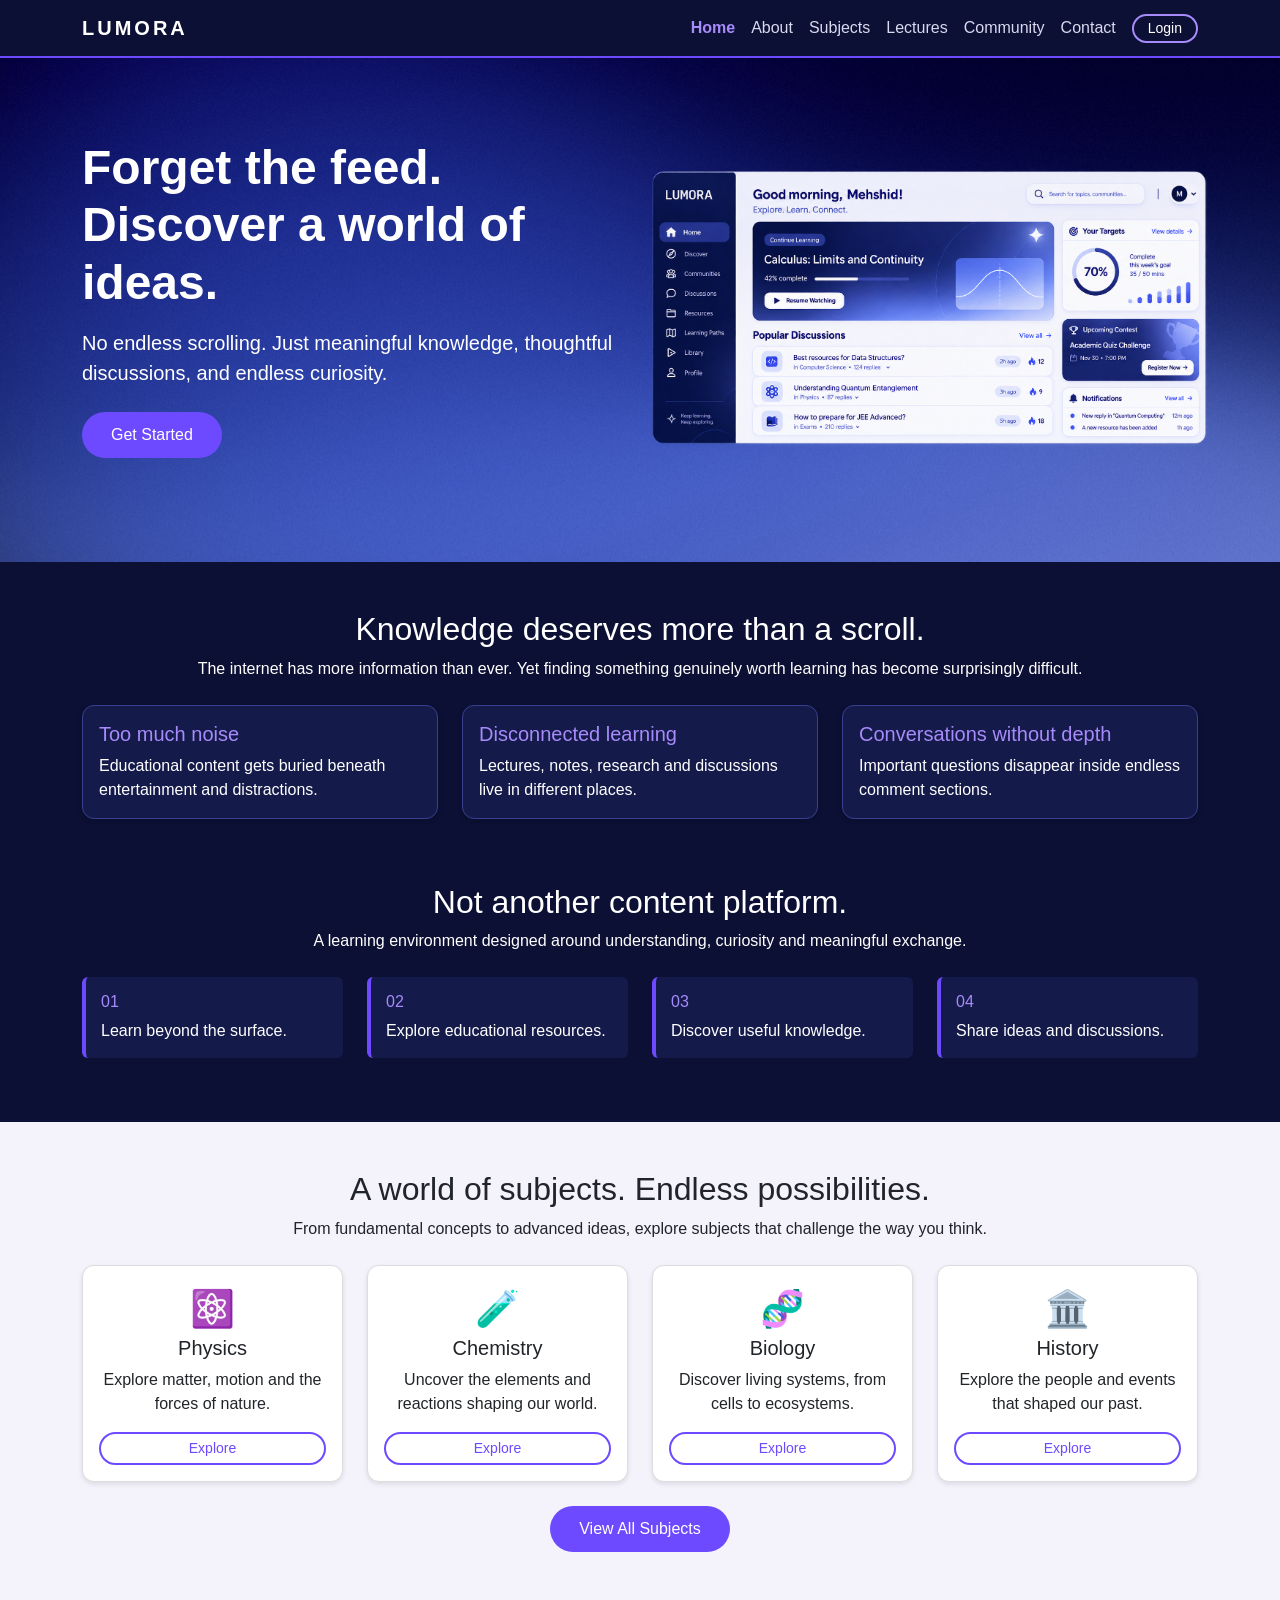
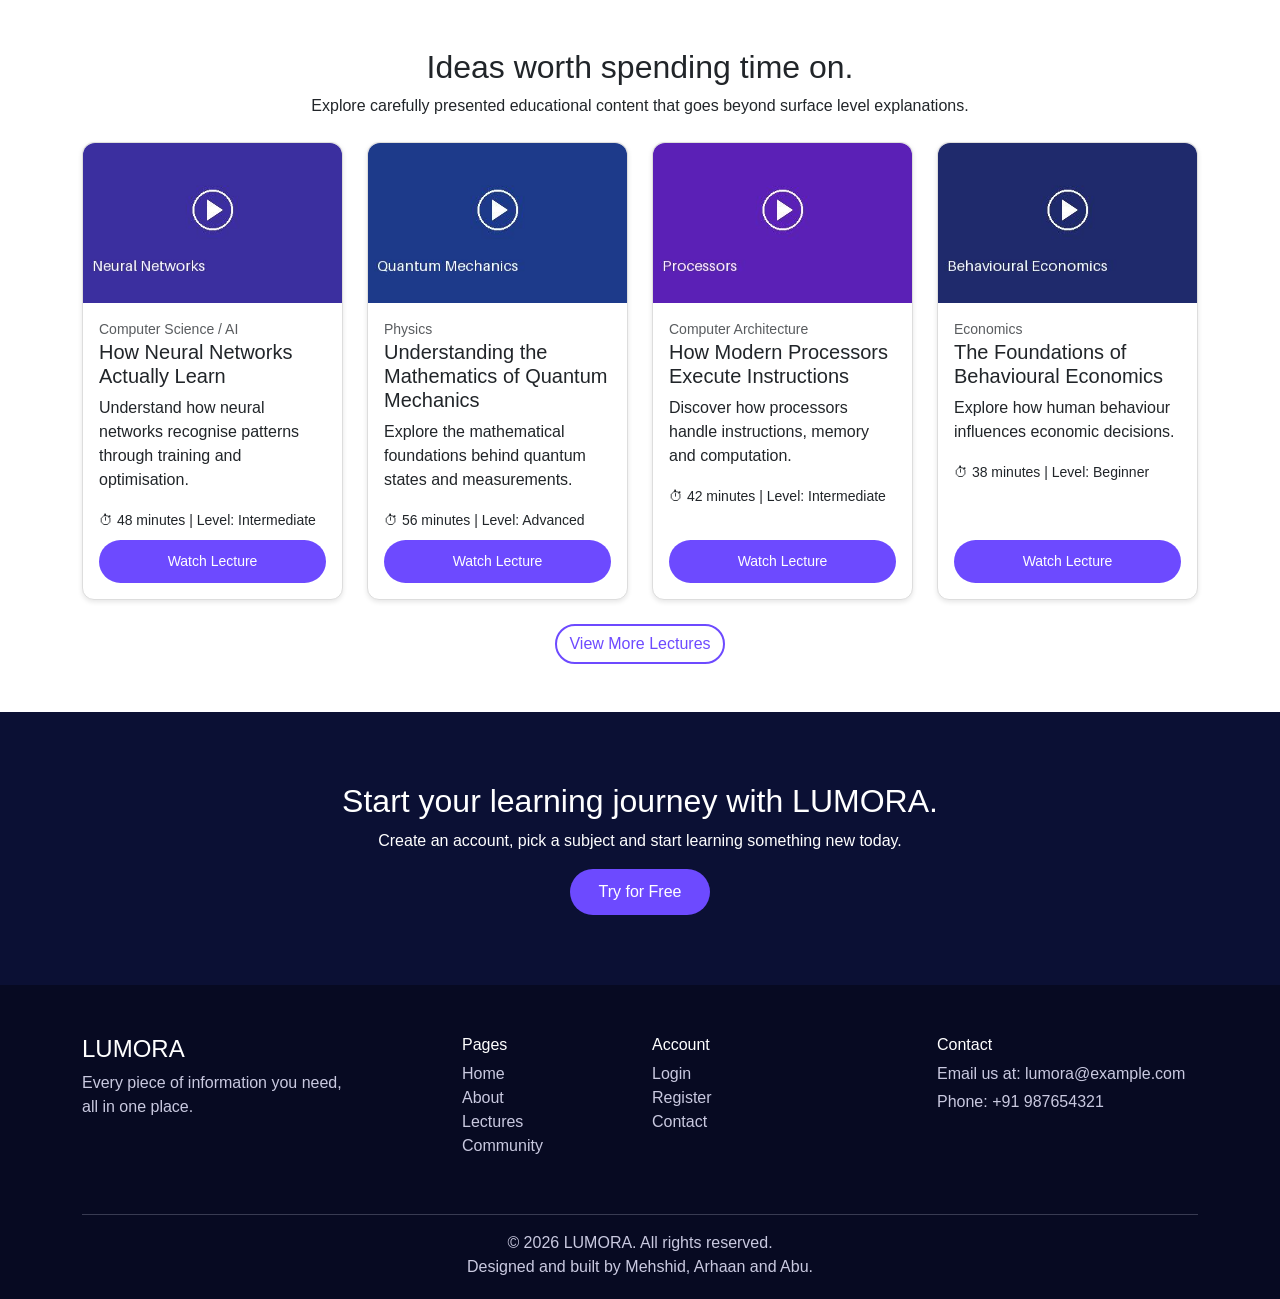
<file: LUMORA-MultiPage/index.html>
<!DOCTYPE html>
<html lang="en">
<head>
  <meta charset="UTF-8">
  <meta name="viewport" content="width=device-width, initial-scale=1.0">
  <title>Home - LUMORA</title>
  <!-- Bootstrap 5 CSS (CDN) and our own CSS -->
  <link href="https://cdn.jsdelivr.net/npm/bootstrap@5.3.3/dist/css/bootstrap.min.css" rel="stylesheet">
  <link rel="stylesheet" href="css/style.css">
</head>
<body>

<nav class="navbar navbar-expand sticky-top">
  <div class="container flex-wrap">
    <a class="navbar-brand" href="index.html">LUMORA</a>
    <ul class="navbar-nav flex-row flex-wrap align-items-center">
      <li class="nav-item"><a class="nav-link px-2 active" href="index.html">Home</a></li>
      <li class="nav-item"><a class="nav-link px-2" href="about.html">About</a></li>
      <li class="nav-item"><a class="nav-link px-2" href="subjects.html">Subjects</a></li>
      <li class="nav-item"><a class="nav-link px-2" href="lectures.html">Lectures</a></li>
      <li class="nav-item"><a class="nav-link px-2" href="community.html">Community</a></li>
      <li class="nav-item"><a class="nav-link px-2" href="contact.html">Contact</a></li>
      <li class="nav-item ms-2"><a class="btn-nav btn btn-sm" href="login.html">Login</a></li>
    </ul>
  </div>
</nav>

<section class="hero">
  <div class="container">
    <div class="row align-items-center">
      <div class="col-lg-6 mb-4">
        <h1>Forget the feed.<br>Discover a world of ideas.</h1>
        <p class="lead mt-3">No endless scrolling. Just meaningful knowledge, thoughtful discussions, and endless curiosity.</p>
        <a href="subjects.html" class="btn btn-purple mt-2 me-2 animate">Get Started</a>
        <!-- <a href="register.html" class="btn btn-nav mt-2">Sign Up</a> -->
      </div>
      <div class="col-lg-6 hero-image-column">
        <img src="images/Lumora Learning Dashboard UI.png" alt="LUMORA dashboard preview" class="img-fluid hero-dashboard">
      </div>
    </div>
  </div>
</section>

<section class="bg-navy text-white py-5">
  <div class="container">
    <div class="text-center mb-4">
      <h2>Knowledge deserves more than a scroll.</h2>
      <p>The internet has more information than ever. Yet finding something genuinely worth learning has become surprisingly difficult.</p>
    </div>
    <div class="row">
      <div class="col-md-4 mb-3"><div class="card dark-card h-100 p-3"><h5 class="text-purple">Too much noise</h5><p class="mb-0">Educational content gets buried beneath entertainment and distractions.</p></div></div>
      <div class="col-md-4 mb-3"><div class="card dark-card h-100 p-3"><h5 class="text-purple">Disconnected learning</h5><p class="mb-0">Lectures, notes, research and discussions live in different places.</p></div></div>
      <div class="col-md-4 mb-3"><div class="card dark-card h-100 p-3"><h5 class="text-purple">Conversations without depth</h5><p class="mb-0">Important questions disappear inside endless comment sections.</p></div></div>
    </div>
  </div>
</section>

<!-- ===== SOLUTION ===== -->
<section class="bg-navy text-white pb-5">
  <div class="container">
    <div class="text-center mb-4">
      <h2>Not another content platform.</h2>
      <p>A learning environment designed around understanding, curiosity and meaningful exchange.</p>
    </div>
    <div class="row">
      <div class="col-md-6 col-lg-3 mb-3"><div class="feature-box h-100"><h6 class="text-purple">01</h6><p class="mb-0">Learn beyond the surface.</p></div></div>
      <div class="col-md-6 col-lg-3 mb-3"><div class="feature-box h-100"><h6 class="text-purple">02</h6><p class="mb-0">Explore educational resources.</p></div></div>
      <div class="col-md-6 col-lg-3 mb-3"><div class="feature-box h-100"><h6 class="text-purple">03</h6><p class="mb-0">Discover useful knowledge.</p></div></div>
      <div class="col-md-6 col-lg-3 mb-3"><div class="feature-box h-100"><h6 class="text-purple">04</h6><p class="mb-0">Share ideas and discussions.</p></div></div>
    </div>
  </div>
</section>

<!-- ===== SUBJECT PREVIEW (first 4 only) ===== -->
<section class="light-section py-5">
  <div class="container">
    <div class="text-center mb-4">
      <h2>A world of subjects. Endless possibilities.</h2>
      <p>From fundamental concepts to advanced ideas, explore subjects that challenge the way you think.</p>
    </div>
    <div class="row">
      <div class="col-6 col-md-4 col-lg-3 mb-4"><div class="card h-100 text-center p-3">
        <div class="icon">⚛️</div><h5>Physics</h5>
        <p>Explore matter, motion and the forces of nature.</p>
        <a href="lectures.html" class="btn btn-outline-purple btn-sm mt-auto">Explore</a></div></div>
      <div class="col-6 col-md-4 col-lg-3 mb-4"><div class="card h-100 text-center p-3">
        <div class="icon">🧪</div><h5>Chemistry</h5>
        <p>Uncover the elements and reactions shaping our world.</p>
        <a href="lectures.html" class="btn btn-outline-purple btn-sm mt-auto">Explore</a></div></div>
      <div class="col-6 col-md-4 col-lg-3 mb-4"><div class="card h-100 text-center p-3">
        <div class="icon">🧬</div><h5>Biology</h5>
        <p>Discover living systems, from cells to ecosystems.</p>
        <a href="lectures.html" class="btn btn-outline-purple btn-sm mt-auto">Explore</a></div></div>
      <div class="col-6 col-md-4 col-lg-3 mb-4"><div class="card h-100 text-center p-3">
        <div class="icon">🏛️</div><h5>History</h5>
        <p>Explore the people and events that shaped our past.</p>
        <a href="lectures.html" class="btn btn-outline-purple btn-sm mt-auto">Explore</a></div></div>
    </div>
    <div class="text-center"><a href="subjects.html" class="btn btn-purple">View All Subjects</a></div>
  </div>
</section>

<!-- ===== FEATURED LECTURES ===== -->
<section class="py-5">
  <div class="container">
    <div class="text-center mb-4">
      <h2>Ideas worth spending time on.</h2>
      <p>Explore carefully presented educational content that goes beyond surface level explanations.</p>
    </div>
    <div class="row">
      <div class="col-md-6 col-lg-3 mb-4"><div class="card h-100">
        <img src="images/lecture1.jpg" class="lecture-img" alt="How Neural Networks Actually Learn">
        <div class="card-body d-flex flex-column">
          <small class="text-muted">Computer Science / AI</small>
          <h5>How Neural Networks Actually Learn</h5>
          <p>Understand how neural networks recognise patterns through training and optimisation.</p>
          <p class="mb-2"><small>⏱ 48 minutes | Level: Intermediate</small></p>
          <a href="lectures.html" class="btn btn-purple btn-sm mt-auto">Watch Lecture</a>
        </div></div></div>
      <div class="col-md-6 col-lg-3 mb-4"><div class="card h-100">
        <img src="images/lecture2.jpg" class="lecture-img" alt="Understanding the Mathematics of Quantum Mechanics">
        <div class="card-body d-flex flex-column">
          <small class="text-muted">Physics</small>
          <h5>Understanding the Mathematics of Quantum Mechanics</h5>
          <p>Explore the mathematical foundations behind quantum states and measurements.</p>
          <p class="mb-2"><small>⏱ 56 minutes | Level: Advanced</small></p>
          <a href="lectures.html" class="btn btn-purple btn-sm mt-auto">Watch Lecture</a>
        </div></div></div>
      <div class="col-md-6 col-lg-3 mb-4"><div class="card h-100">
        <img src="images/lecture3.jpg" class="lecture-img" alt="How Modern Processors Execute Instructions">
        <div class="card-body d-flex flex-column">
          <small class="text-muted">Computer Architecture</small>
          <h5>How Modern Processors Execute Instructions</h5>
          <p>Discover how processors handle instructions, memory and computation.</p>
          <p class="mb-2"><small>⏱ 42 minutes | Level: Intermediate</small></p>
          <a href="lectures.html" class="btn btn-purple btn-sm mt-auto">Watch Lecture</a>
        </div></div></div>
      <div class="col-md-6 col-lg-3 mb-4"><div class="card h-100">
        <img src="images/lecture4.jpg" class="lecture-img" alt="The Foundations of Behavioural Economics">
        <div class="card-body d-flex flex-column">
          <small class="text-muted">Economics</small>
          <h5>The Foundations of Behavioural Economics</h5>
          <p>Explore how human behaviour influences economic decisions.</p>
          <p class="mb-2"><small>⏱ 38 minutes | Level: Beginner</small></p>
          <a href="lectures.html" class="btn btn-purple btn-sm mt-auto">Watch Lecture</a>
        </div></div></div>
    </div>
    <div class="text-center"><a href="lectures.html" class="btn btn-outline-purple">View More Lectures</a></div>
  </div>
</section>

<!-- ===== FINAL CTA ===== -->
<section class="cta text-center">
  <div class="container">
    <h2>Start your learning journey with LUMORA.</h2>
    <p>Create an account, pick a subject and start learning something new today.</p>
    <a href="register.html" class="btn btn-purple">Try for Free</a>
  </div>
</section>

<!-- ===== FOOTER (same on every page) ===== -->
<footer>
  <div class="container">
    <div class="row">
      <div class="col-md-4 mb-4">
        <h4 class="text-white">LUMORA</h4>
        <p>Every piece of information you need, <br> all in one place.</p>
      </div>
      <div class="col-6 col-md-2 mb-4">
        <h6 class="text-white">Pages</h6>
        <ul>
          <li><a href="index.html">Home</a></li>
          <li><a href="about.html">About</a></li>
          <li><a href="lectures.html">Lectures</a></li>
          <li><a href="community.html">Community</a></li>
        </ul>
      </div>
      <div class="col-6 col-md-3 mb-4">
        <h6 class="text-white">Account</h6>
        <ul>
          <li><a href="login.html">Login</a></li>
          <li><a href="register.html">Register</a></li>
          <li><a href="contact.html">Contact</a></li>
        </ul>
      </div>
      <div class="col-md-3 mb-4">
        <h6 class="text-white">Contact</h6>
        <p class="mb-1">Email us at: lumora@example.com</p>
        <p>Phone: +91 987654321</p>
      </div>
    </div>
    <hr>
    <p class="text-center mb-0">&copy; 2026 LUMORA. All rights reserved.</p>
    <p class="text-center mb-0">Designed and built by Mehshid, Arhaan and Abu.</p>
  </div>
</footer>

</body>
</html>
</file>
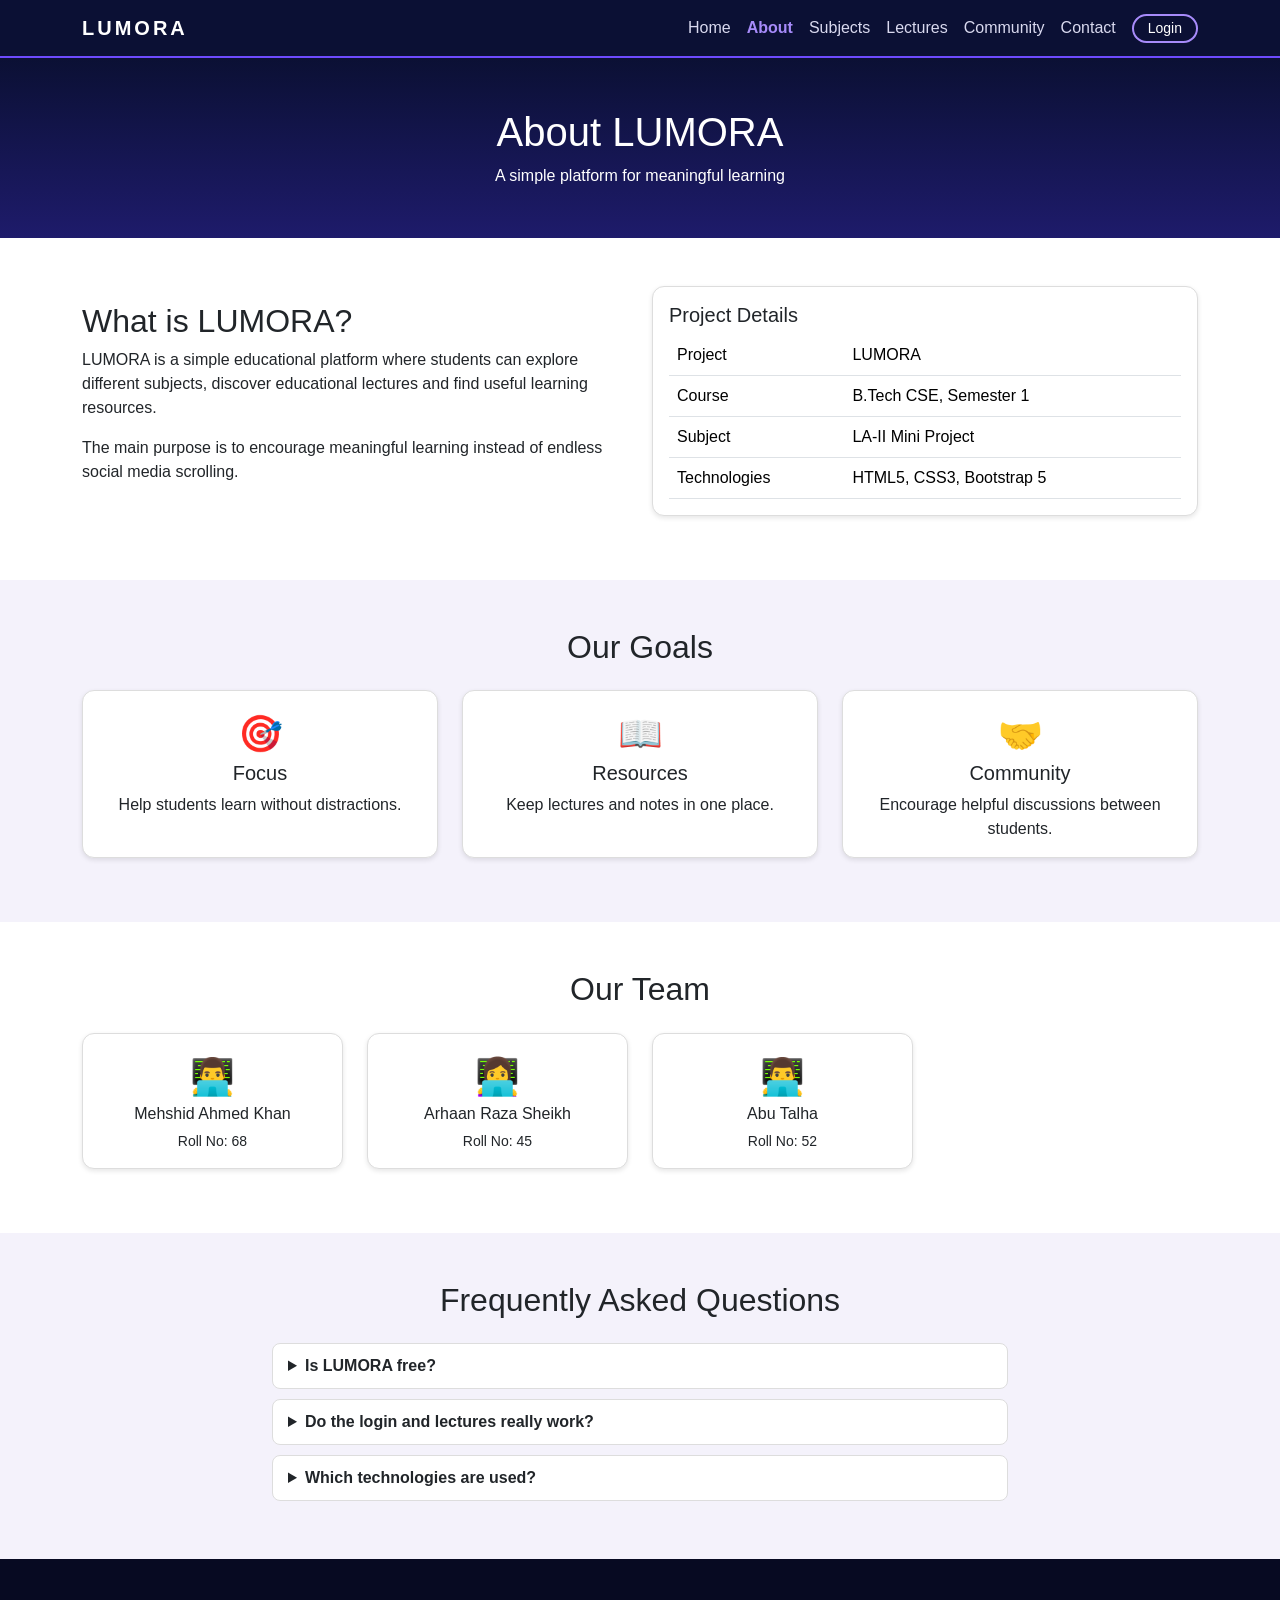
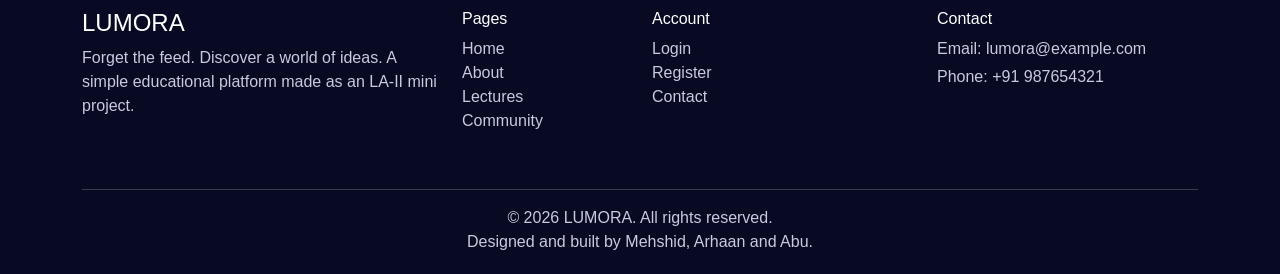
<file: LUMORA-MultiPage/about.html>
<!DOCTYPE html>
<html lang="en">
<head>
  <meta charset="UTF-8">
  <meta name="viewport" content="width=device-width, initial-scale=1.0">
  <title>About - LUMORA</title>
  <!-- Bootstrap 5 CSS (CDN) and our own CSS -->
  <link href="https://cdn.jsdelivr.net/npm/bootstrap@5.3.3/dist/css/bootstrap.min.css" rel="stylesheet">
  <link rel="stylesheet" href="css/style.css">
</head>
<body>

<!-- ===== NAVBAR (same on every page) ===== -->
<!-- navbar-expand keeps links visible without JavaScript; flex-wrap wraps them on mobile -->
<nav class="navbar navbar-expand sticky-top">
  <div class="container flex-wrap">
    <a class="navbar-brand" href="index.html">LUMORA</a>
    <ul class="navbar-nav flex-row flex-wrap align-items-center">
      <li class="nav-item"><a class="nav-link px-2" href="index.html">Home</a></li>
      <li class="nav-item"><a class="nav-link px-2 active" href="about.html">About</a></li>
      <li class="nav-item"><a class="nav-link px-2" href="subjects.html">Subjects</a></li>
      <li class="nav-item"><a class="nav-link px-2" href="lectures.html">Lectures</a></li>
      <li class="nav-item"><a class="nav-link px-2" href="community.html">Community</a></li>
      <li class="nav-item"><a class="nav-link px-2" href="contact.html">Contact</a></li>
      <li class="nav-item ms-2"><a class="btn-nav btn btn-sm" href="login.html">Login</a></li>
    </ul>
  </div>
</nav>

<!-- ===== PAGE TITLE ===== -->
<section class="page-header">
  <div class="container"><h1>About LUMORA</h1><p class="mb-0">A simple platform for meaningful learning</p></div>
</section>

<!-- ===== ABOUT PROJECT ===== -->
<section class="py-5">
  <div class="container">
    <div class="row align-items-center">
      <div class="col-md-6 mb-3">
        <h2>What is LUMORA?</h2>
        <p>LUMORA is a simple educational platform where students can explore different subjects, discover educational lectures and find useful learning resources.</p>
        <p>The main purpose is to encourage meaningful learning instead of endless social media scrolling.</p>
      </div>
      <div class="col-md-6 mb-3">
        <div class="card p-3">
          <h5>Project Details</h5>
          <table class="table mb-0">
            <tr><td>Project</td><td>LUMORA</td></tr>
            <tr><td>Course</td><td>B.Tech CSE, Semester 1</td></tr>
            <tr><td>Subject</td><td>LA-II Mini Project</td></tr>
            <tr><td>Technologies</td><td>HTML5, CSS3, Bootstrap 5</td></tr>
          </table>
        </div>
      </div>
    </div>
  </div>
</section>

<!-- ===== OUR GOALS ===== -->
<section class="light-section py-5">
  <div class="container">
    <h2 class="text-center mb-4">Our Goals</h2>
    <div class="row">
      <div class="col-md-4 mb-3"><div class="card h-100 p-3 text-center"><div class="icon">🎯</div><h5>Focus</h5><p class="mb-0">Help students learn without distractions.</p></div></div>
      <div class="col-md-4 mb-3"><div class="card h-100 p-3 text-center"><div class="icon">📖</div><h5>Resources</h5><p class="mb-0">Keep lectures and notes in one place.</p></div></div>
      <div class="col-md-4 mb-3"><div class="card h-100 p-3 text-center"><div class="icon">🤝</div><h5>Community</h5><p class="mb-0">Encourage helpful discussions between students.</p></div></div>
    </div>
  </div>
</section>

<!-- ===== TEAM ===== -->
<section class="py-5">
  <div class="container">
    <h2 class="text-center mb-4">Our Team</h2>
    <div class="row">
      <div class="col-6 col-md-3 mb-3"><div class="card p-3 text-center"><div class="icon">👨‍💻</div><h6>Mehshid Ahmed Khan</h6><small>Roll No: 68</small></div></div>
      <div class="col-6 col-md-3 mb-3"><div class="card p-3 text-center"><div class="icon">👩‍💻</div><h6>Arhaan Raza Sheikh</h6><small>Roll No: 45</small></div></div>
      <div class="col-6 col-md-3 mb-3"><div class="card p-3 text-center"><div class="icon">👨‍💻</div><h6>Abu Talha</h6><small>Roll No: 52</small></div></div>
    </div>
  </div>
</section>

<!-- ===== FAQ (details tag, no JavaScript) ===== -->
<section class="light-section py-5">
  <div class="container">
    <h2 class="text-center mb-4">Frequently Asked Questions</h2>
    <div class="row justify-content-center"><div class="col-lg-8">
      <details><summary>Is LUMORA free?</summary><p class="mb-0 mt-2">Yes, this is a student project and everything is free.</p></details>
      <details><summary>Do the login and lectures really work?</summary><p class="mb-0 mt-2">No. This is a design project made with only HTML and CSS, so login and videos are for demo only.</p></details>
      <details><summary>Which technologies are used?</summary><p class="mb-0 mt-2">HTML5, CSS3 and Bootstrap 5. No JavaScript is used.</p></details>
    </div></div>
  </div>
</section>

<!-- ===== FOOTER (same on every page) ===== -->
<footer>
  <div class="container">
    <div class="row">
      <div class="col-md-4 mb-4">
        <h4 class="text-white">LUMORA</h4>
        <p>Forget the feed. Discover a world of ideas. A simple educational platform made as an LA-II mini project.</p>
      </div>
      <div class="col-6 col-md-2 mb-4">
        <h6 class="text-white">Pages</h6>
        <ul>
          <li><a href="index.html">Home</a></li>
          <li><a href="about.html">About</a></li>
          <li><a href="lectures.html">Lectures</a></li>
          <li><a href="community.html">Community</a></li>
        </ul>
      </div>
      <div class="col-6 col-md-3 mb-4">
        <h6 class="text-white">Account</h6>
        <ul>
          <li><a href="login.html">Login</a></li>
          <li><a href="register.html">Register</a></li>
          <li><a href="contact.html">Contact</a></li>
        </ul>
      </div>
      <div class="col-md-3 mb-4">
        <h6 class="text-white">Contact</h6>
        <p class="mb-1">Email: lumora@example.com</p>
        <p>Phone: +91 987654321</p>
      </div>
    </div>
    <hr>
    <p class="text-center mb-0">&copy; 2026 LUMORA. All rights reserved.</p>
    <p class="text-center mb-0">Designed and built by Mehshid, Arhaan and Abu.</p>
  </div>
</footer>

</body>
</html>
</file>
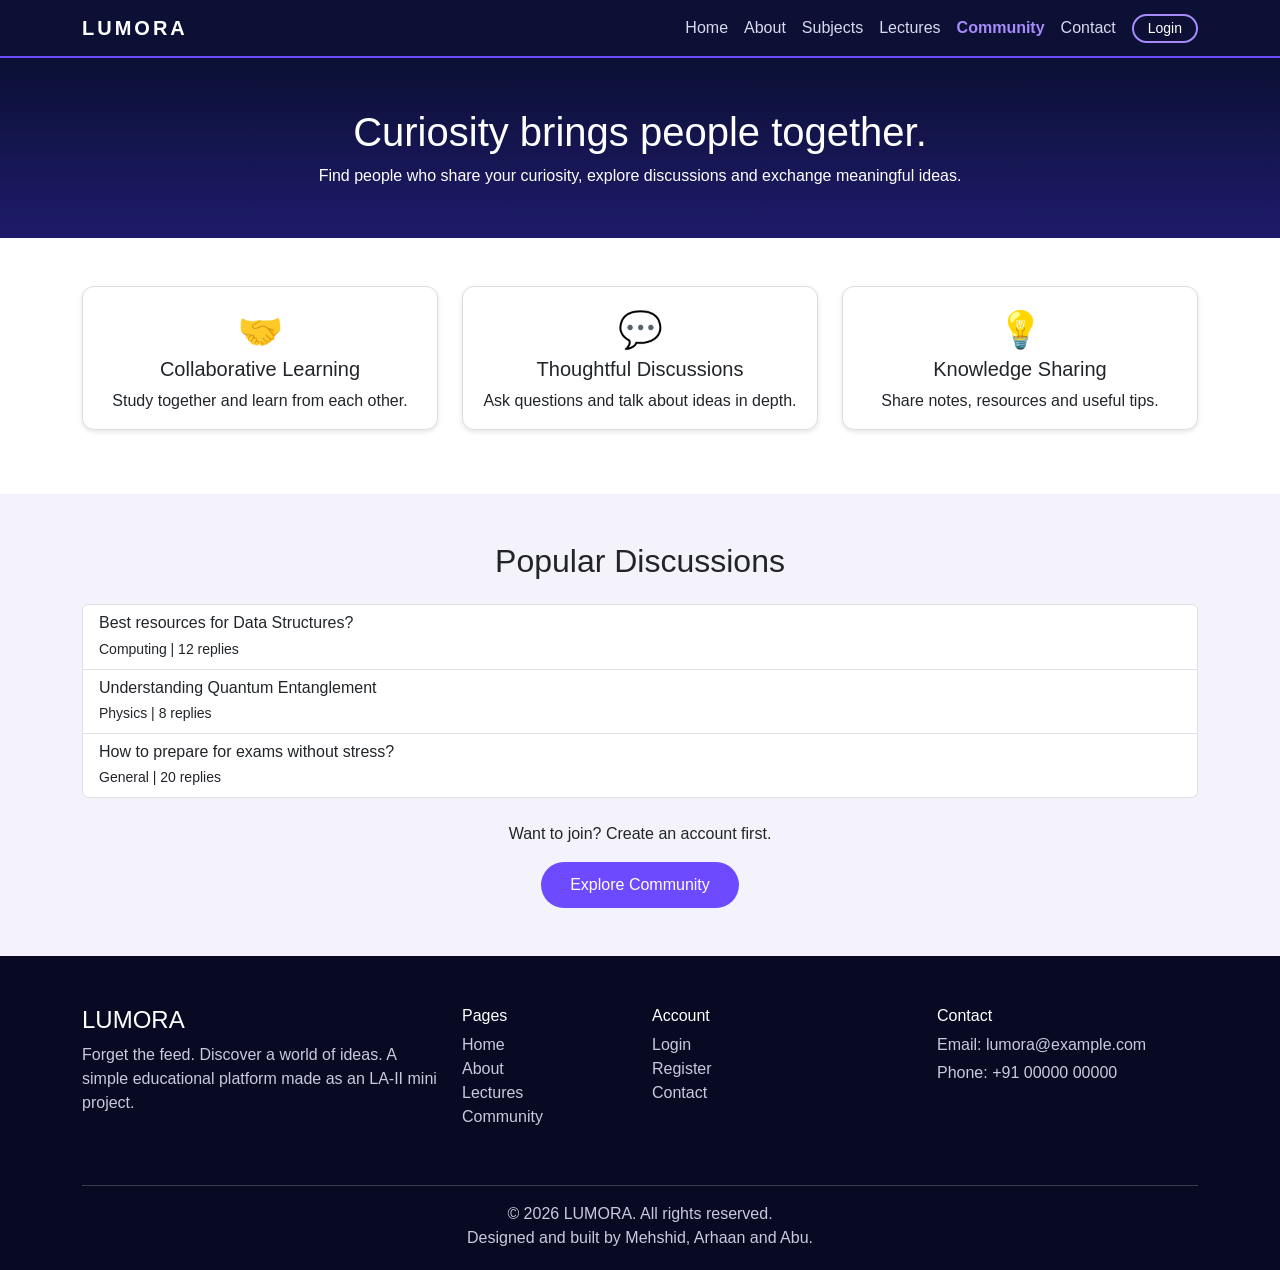
<file: LUMORA-MultiPage/community.html>
<!DOCTYPE html>
<html lang="en">
<head>
  <meta charset="UTF-8">
  <meta name="viewport" content="width=device-width, initial-scale=1.0">
  <title>Community - LUMORA</title>
  <!-- Bootstrap 5 CSS (CDN) and our own CSS -->
  <link href="https://cdn.jsdelivr.net/npm/bootstrap@5.3.3/dist/css/bootstrap.min.css" rel="stylesheet">
  <link rel="stylesheet" href="css/style.css">
</head>
<body>

<!-- ===== NAVBAR (same on every page) ===== -->
<!-- navbar-expand keeps links visible without JavaScript; flex-wrap wraps them on mobile -->
<nav class="navbar navbar-expand sticky-top">
  <div class="container flex-wrap">
    <a class="navbar-brand" href="index.html">LUMORA</a>
    <ul class="navbar-nav flex-row flex-wrap align-items-center">
      <li class="nav-item"><a class="nav-link px-2" href="index.html">Home</a></li>
      <li class="nav-item"><a class="nav-link px-2" href="about.html">About</a></li>
      <li class="nav-item"><a class="nav-link px-2" href="subjects.html">Subjects</a></li>
      <li class="nav-item"><a class="nav-link px-2" href="lectures.html">Lectures</a></li>
      <li class="nav-item"><a class="nav-link px-2 active" href="community.html">Community</a></li>
      <li class="nav-item"><a class="nav-link px-2" href="contact.html">Contact</a></li>
      <li class="nav-item ms-2"><a class="btn-nav btn btn-sm" href="login.html">Login</a></li>
    </ul>
  </div>
</nav>

<!-- ===== PAGE TITLE ===== -->
<section class="page-header">
  <div class="container"><h1>Curiosity brings people together.</h1><p class="mb-0">Find people who share your curiosity, explore discussions and exchange meaningful ideas.</p></div>
</section>

<section class="py-5">
  <div class="container">
    <div class="row">
      <div class="col-md-4 mb-3"><div class="card h-100 p-3 text-center"><div class="icon">🤝</div><h5>Collaborative Learning</h5><p class="mb-0">Study together and learn from each other.</p></div></div>
      <div class="col-md-4 mb-3"><div class="card h-100 p-3 text-center"><div class="icon">💬</div><h5>Thoughtful Discussions</h5><p class="mb-0">Ask questions and talk about ideas in depth.</p></div></div>
      <div class="col-md-4 mb-3"><div class="card h-100 p-3 text-center"><div class="icon">💡</div><h5>Knowledge Sharing</h5><p class="mb-0">Share notes, resources and useful tips.</p></div></div>
    </div>
  </div>
</section>

<!-- ===== SAMPLE DISCUSSIONS ===== -->
<section class="light-section py-5">
  <div class="container">
    <h2 class="text-center mb-4">Popular Discussions</h2>
    <div class="list-group">
      <div class="list-group-item"><h6 class="mb-1">Best resources for Data Structures?</h6><small>Computing | 12 replies</small></div>
      <div class="list-group-item"><h6 class="mb-1">Understanding Quantum Entanglement</h6><small>Physics | 8 replies</small></div>
      <div class="list-group-item"><h6 class="mb-1">How to prepare for exams without stress?</h6><small>General | 20 replies</small></div>
    </div>
    <div class="text-center mt-4">
      <p>Want to join? Create an account first.</p>
      <a href="register.html" class="btn btn-purple">Explore Community</a>
    </div>
  </div>
</section>

<!-- ===== FOOTER (same on every page) ===== -->
<footer>
  <div class="container">
    <div class="row">
      <div class="col-md-4 mb-4">
        <h4 class="text-white">LUMORA</h4>
        <p>Forget the feed. Discover a world of ideas. A simple educational platform made as an LA-II mini project.</p>
      </div>
      <div class="col-6 col-md-2 mb-4">
        <h6 class="text-white">Pages</h6>
        <ul>
          <li><a href="index.html">Home</a></li>
          <li><a href="about.html">About</a></li>
          <li><a href="lectures.html">Lectures</a></li>
          <li><a href="community.html">Community</a></li>
        </ul>
      </div>
      <div class="col-6 col-md-3 mb-4">
        <h6 class="text-white">Account</h6>
        <ul>
          <li><a href="login.html">Login</a></li>
          <li><a href="register.html">Register</a></li>
          <li><a href="contact.html">Contact</a></li>
        </ul>
      </div>
      <div class="col-md-3 mb-4">
        <h6 class="text-white">Contact</h6>
        <p class="mb-1">Email: lumora@example.com</p>
        <p>Phone: +91 00000 00000</p>
      </div>
    </div>
    <hr>
    <p class="text-center mb-0">&copy; 2026 LUMORA. All rights reserved.</p>
    <p class="text-center mb-0">Designed and built by Mehshid, Arhaan and Abu.</p>
  </div>
</footer>

</body>
</html>
</file>
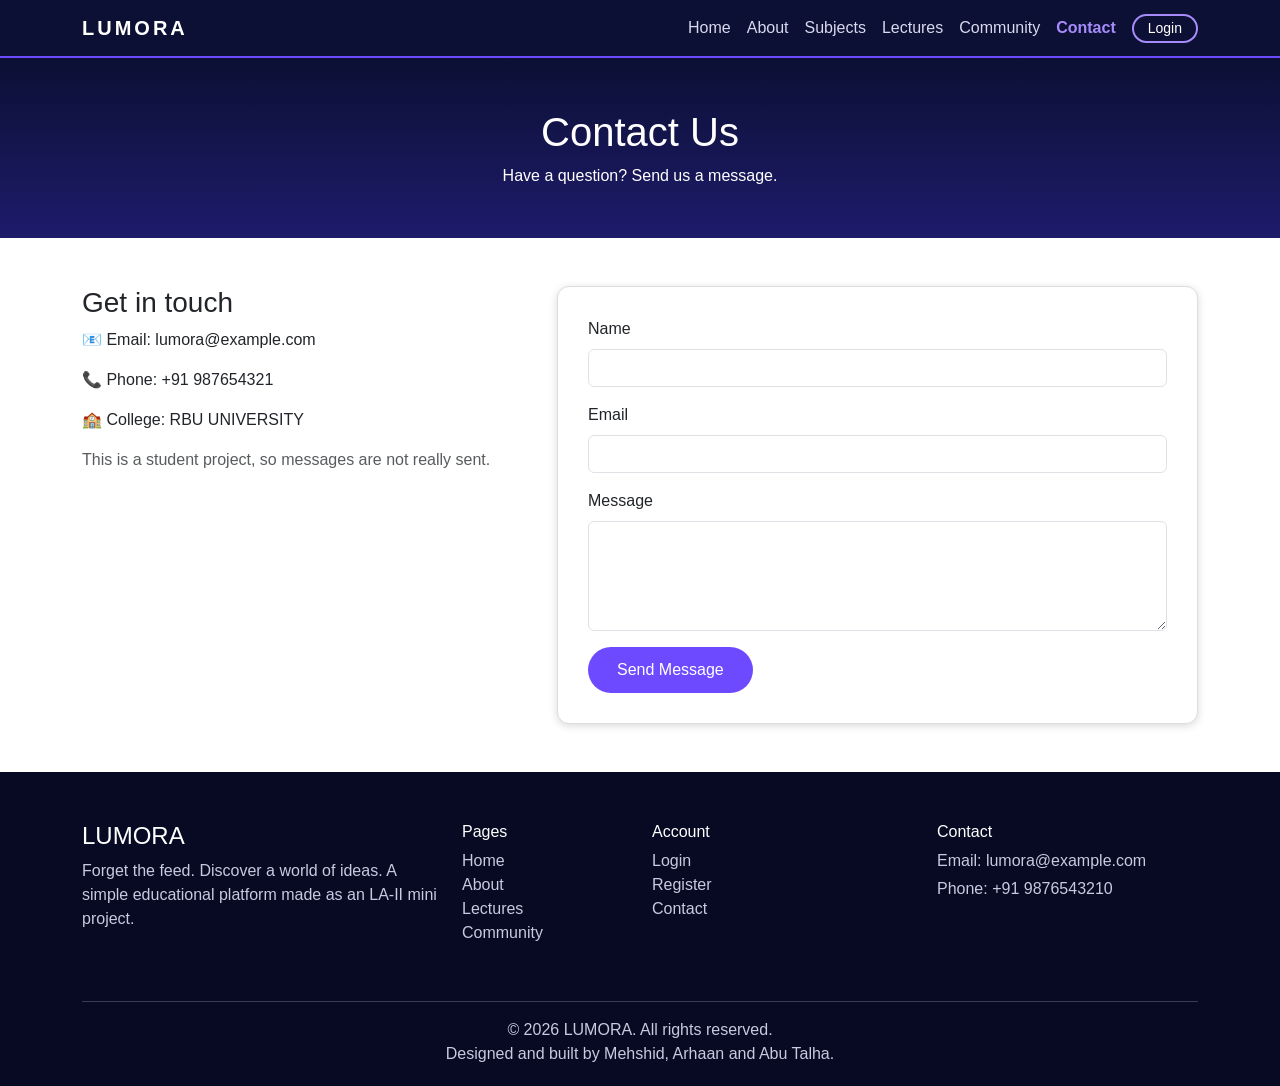
<file: LUMORA-MultiPage/contact.html>
<!DOCTYPE html>
<html lang="en">
<head>
  <meta charset="UTF-8">
  <meta name="viewport" content="width=device-width, initial-scale=1.0">
  <title>Contact - LUMORA</title>
  <!-- Bootstrap 5 CSS (CDN) and our own CSS -->
  <link href="https://cdn.jsdelivr.net/npm/bootstrap@5.3.3/dist/css/bootstrap.min.css" rel="stylesheet">
  <link rel="stylesheet" href="css/style.css">
</head>
<body>

<!-- ===== NAVBAR (same on every page) ===== -->
<!-- navbar-expand keeps links visible without JavaScript; flex-wrap wraps them on mobile -->
<nav class="navbar navbar-expand sticky-top">
  <div class="container flex-wrap">
    <a class="navbar-brand" href="index.html">LUMORA</a>
    <ul class="navbar-nav flex-row flex-wrap align-items-center">
      <li class="nav-item"><a class="nav-link px-2" href="index.html">Home</a></li>
      <li class="nav-item"><a class="nav-link px-2" href="about.html">About</a></li>
      <li class="nav-item"><a class="nav-link px-2" href="subjects.html">Subjects</a></li>
      <li class="nav-item"><a class="nav-link px-2" href="lectures.html">Lectures</a></li>
      <li class="nav-item"><a class="nav-link px-2" href="community.html">Community</a></li>
      <li class="nav-item"><a class="nav-link px-2 active" href="contact.html">Contact</a></li>
      <li class="nav-item ms-2"><a class="btn-nav btn btn-sm" href="login.html">Login</a></li>
    </ul>
  </div>
</nav>

<!-- ===== PAGE TITLE ===== -->
<section class="page-header">
  <div class="container"><h1>Contact Us</h1><p class="mb-0">Have a question? Send us a message.</p></div>
</section>

<section class="py-5">
  <div class="container">
    <div class="row">
      <div class="col-md-5 mb-4">
        <h3>Get in touch</h3>
        <p>📧 Email: lumora@example.com</p>
        <p>📞 Phone: +91 987654321</p>
        <p>🏫 College: RBU UNIVERSITY</p>
        <p class="text-muted">This is a student project, so messages are not really sent.</p>
      </div>
      <div class="col-md-7">
        <div class="form-box">
          <form action="#" method="post">
            <div class="mb-3">
              <label for="cname" class="form-label">Name</label>
              <input type="text" class="form-control" id="cname" minlength="3" required>
            </div>
            <div class="mb-3">
              <label for="cemail" class="form-label">Email</label>
              <input type="email" class="form-control" id="cemail" required>
            </div>
            <div class="mb-3">
              <label for="cmsg" class="form-label">Message</label>
              <textarea class="form-control" id="cmsg" rows="4" minlength="10" required></textarea>
            </div>
            <button type="submit" class="btn btn-purple">Send Message</button>
          </form>
        </div>
      </div>
    </div>
  </div>
</section>

<!-- ===== FOOTER (same on every page) ===== -->
<footer>
  <div class="container">
    <div class="row">
      <div class="col-md-4 mb-4">
        <h4 class="text-white">LUMORA</h4>
        <p>Forget the feed. Discover a world of ideas. A simple educational platform made as an LA-II mini project.</p>
      </div>
      <div class="col-6 col-md-2 mb-4">
        <h6 class="text-white">Pages</h6>
        <ul>
          <li><a href="index.html">Home</a></li>
          <li><a href="about.html">About</a></li>
          <li><a href="lectures.html">Lectures</a></li>
          <li><a href="community.html">Community</a></li>
        </ul>
      </div>
      <div class="col-6 col-md-3 mb-4">
        <h6 class="text-white">Account</h6>
        <ul>
          <li><a href="login.html">Login</a></li>
          <li><a href="register.html">Register</a></li>
          <li><a href="contact.html">Contact</a></li>
        </ul>
      </div>
      <div class="col-md-3 mb-4">
        <h6 class="text-white">Contact</h6>
        <p class="mb-1">Email: lumora@example.com</p>
        <p>Phone: +91 9876543210</p>
      </div>
    </div>
    <hr>
    <p class="text-center mb-0">&copy; 2026 LUMORA. All rights reserved.</p>
    <p class="text-center mb-0">Designed and built by Mehshid, Arhaan and Abu Talha.</p>
  </div>
</footer>

</body>
</html>
</file>
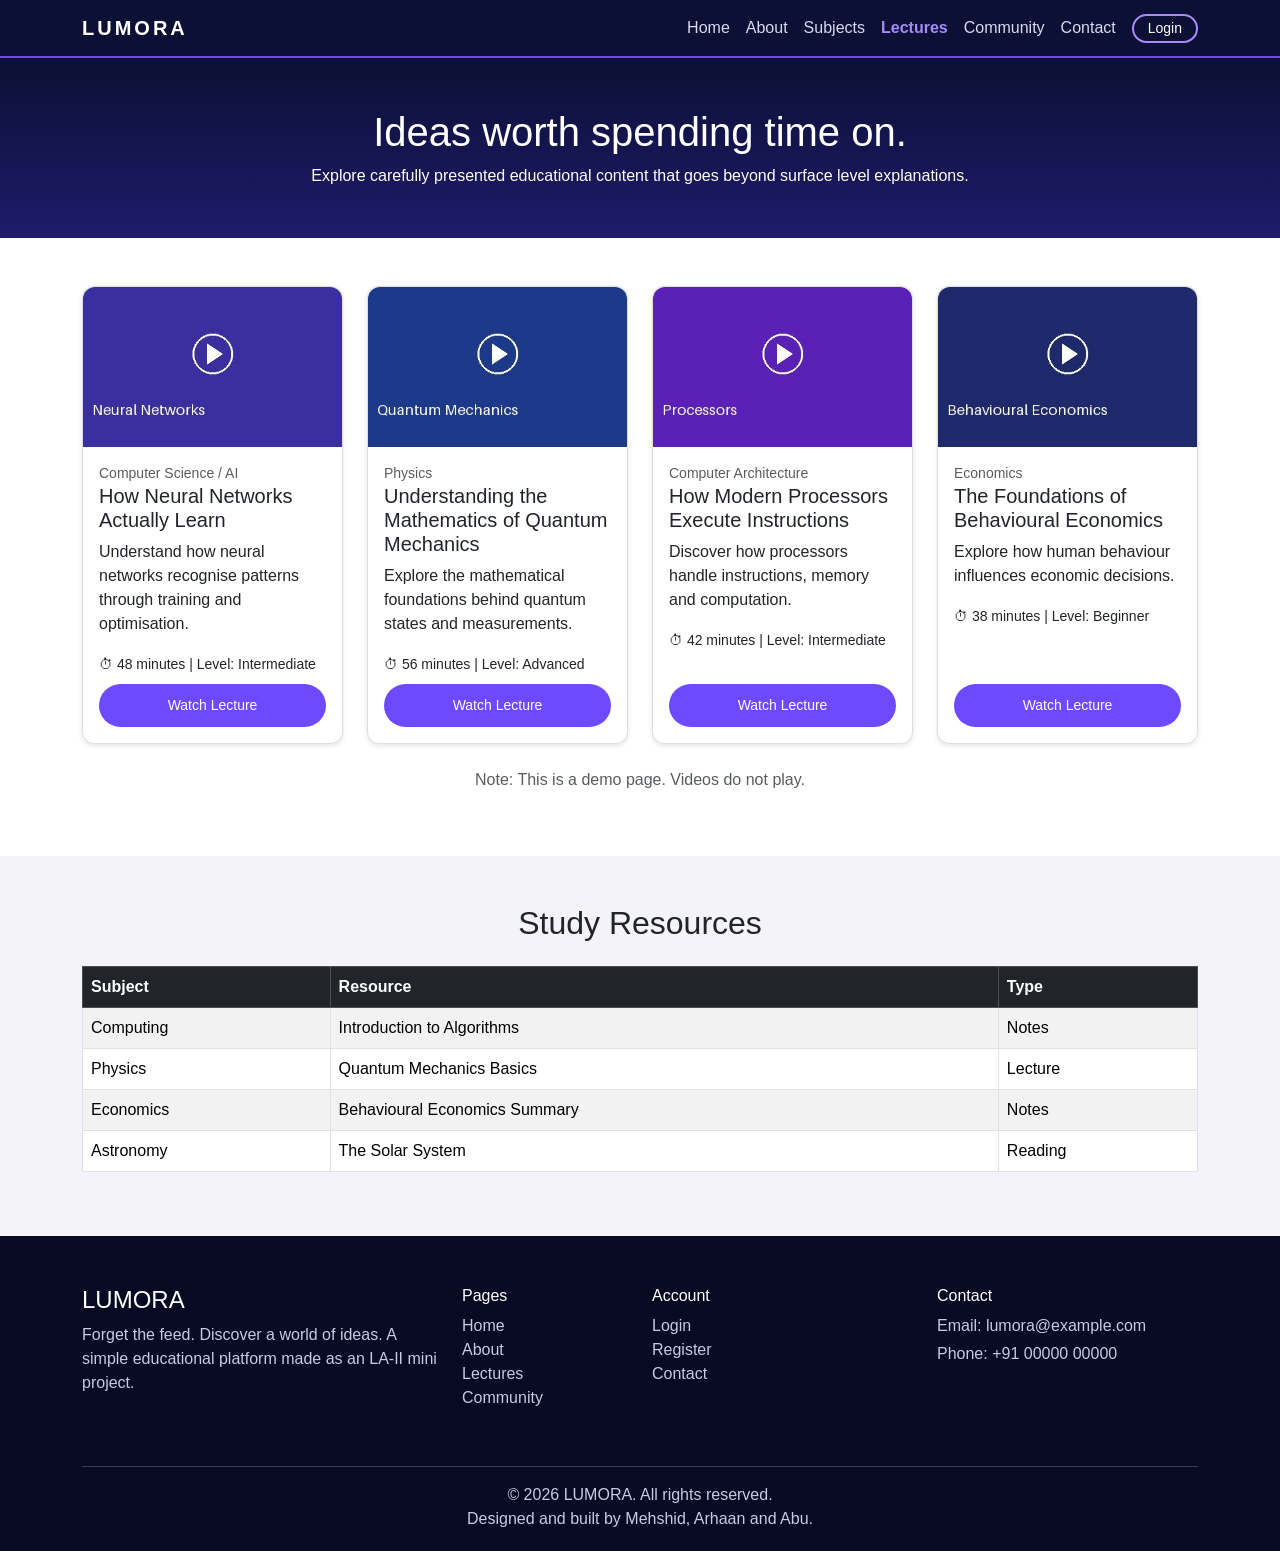
<file: LUMORA-MultiPage/lectures.html>
<!DOCTYPE html>
<html lang="en">
<head>
  <meta charset="UTF-8">
  <meta name="viewport" content="width=device-width, initial-scale=1.0">
  <title>Lectures - LUMORA</title>
  <!-- Bootstrap 5 CSS (CDN) and our own CSS -->
  <link href="https://cdn.jsdelivr.net/npm/bootstrap@5.3.3/dist/css/bootstrap.min.css" rel="stylesheet">
  <link rel="stylesheet" href="css/style.css">
</head>
<body>

<!-- ===== NAVBAR (same on every page) ===== -->
<!-- navbar-expand keeps links visible without JavaScript; flex-wrap wraps them on mobile -->
<nav class="navbar navbar-expand sticky-top">
  <div class="container flex-wrap">
    <a class="navbar-brand" href="index.html">LUMORA</a>
    <ul class="navbar-nav flex-row flex-wrap align-items-center">
      <li class="nav-item"><a class="nav-link px-2" href="index.html">Home</a></li>
      <li class="nav-item"><a class="nav-link px-2" href="about.html">About</a></li>
      <li class="nav-item"><a class="nav-link px-2" href="subjects.html">Subjects</a></li>
      <li class="nav-item"><a class="nav-link px-2 active" href="lectures.html">Lectures</a></li>
      <li class="nav-item"><a class="nav-link px-2" href="community.html">Community</a></li>
      <li class="nav-item"><a class="nav-link px-2" href="contact.html">Contact</a></li>
      <li class="nav-item ms-2"><a class="btn-nav btn btn-sm" href="login.html">Login</a></li>
    </ul>
  </div>
</nav>

<!-- ===== PAGE TITLE ===== -->
<section class="page-header">
  <div class="container"><h1>Ideas worth spending time on.</h1><p class="mb-0">Explore carefully presented educational content that goes beyond surface level explanations.</p></div>
</section>

<section class="py-5">
  <div class="container">
    <div class="row">
      <div class="col-md-6 col-lg-3 mb-4"><div class="card h-100">
        <img src="images/lecture1.jpg" class="lecture-img" alt="How Neural Networks Actually Learn">
        <div class="card-body d-flex flex-column">
          <small class="text-muted">Computer Science / AI</small>
          <h5>How Neural Networks Actually Learn</h5>
          <p>Understand how neural networks recognise patterns through training and optimisation.</p>
          <p class="mb-2"><small>⏱ 48 minutes | Level: Intermediate</small></p>
          <a href="lectures.html" class="btn btn-purple btn-sm mt-auto">Watch Lecture</a>
        </div></div></div>
      <div class="col-md-6 col-lg-3 mb-4"><div class="card h-100">
        <img src="images/lecture2.jpg" class="lecture-img" alt="Understanding the Mathematics of Quantum Mechanics">
        <div class="card-body d-flex flex-column">
          <small class="text-muted">Physics</small>
          <h5>Understanding the Mathematics of Quantum Mechanics</h5>
          <p>Explore the mathematical foundations behind quantum states and measurements.</p>
          <p class="mb-2"><small>⏱ 56 minutes | Level: Advanced</small></p>
          <a href="lectures.html" class="btn btn-purple btn-sm mt-auto">Watch Lecture</a>
        </div></div></div>
      <div class="col-md-6 col-lg-3 mb-4"><div class="card h-100">
        <img src="images/lecture3.jpg" class="lecture-img" alt="How Modern Processors Execute Instructions">
        <div class="card-body d-flex flex-column">
          <small class="text-muted">Computer Architecture</small>
          <h5>How Modern Processors Execute Instructions</h5>
          <p>Discover how processors handle instructions, memory and computation.</p>
          <p class="mb-2"><small>⏱ 42 minutes | Level: Intermediate</small></p>
          <a href="lectures.html" class="btn btn-purple btn-sm mt-auto">Watch Lecture</a>
        </div></div></div>
      <div class="col-md-6 col-lg-3 mb-4"><div class="card h-100">
        <img src="images/lecture4.jpg" class="lecture-img" alt="The Foundations of Behavioural Economics">
        <div class="card-body d-flex flex-column">
          <small class="text-muted">Economics</small>
          <h5>The Foundations of Behavioural Economics</h5>
          <p>Explore how human behaviour influences economic decisions.</p>
          <p class="mb-2"><small>⏱ 38 minutes | Level: Beginner</small></p>
          <a href="lectures.html" class="btn btn-purple btn-sm mt-auto">Watch Lecture</a>
        </div></div></div>
    </div>
    <p class="text-center text-muted">Note: This is a demo page. Videos do not play.</p>
  </div>
</section>

<!-- ===== STUDY RESOURCES TABLE ===== -->
<section class="light-section py-5">
  <div class="container">
    <h2 class="text-center mb-4">Study Resources</h2>
    <div class="table-responsive">
      <table class="table table-bordered table-striped bg-white">
        <thead class="table-dark"><tr><th>Subject</th><th>Resource</th><th>Type</th></tr></thead>
        <tbody>
          <tr><td>Computing</td><td>Introduction to Algorithms</td><td>Notes</td></tr>
          <tr><td>Physics</td><td>Quantum Mechanics Basics</td><td>Lecture</td></tr>
          <tr><td>Economics</td><td>Behavioural Economics Summary</td><td>Notes</td></tr>
          <tr><td>Astronomy</td><td>The Solar System</td><td>Reading</td></tr>
        </tbody>
      </table>
    </div>
  </div>
</section>

<!-- ===== FOOTER (same on every page) ===== -->
<footer>
  <div class="container">
    <div class="row">
      <div class="col-md-4 mb-4">
        <h4 class="text-white">LUMORA</h4>
        <p>Forget the feed. Discover a world of ideas. A simple educational platform made as an LA-II mini project.</p>
      </div>
      <div class="col-6 col-md-2 mb-4">
        <h6 class="text-white">Pages</h6>
        <ul>
          <li><a href="index.html">Home</a></li>
          <li><a href="about.html">About</a></li>
          <li><a href="lectures.html">Lectures</a></li>
          <li><a href="community.html">Community</a></li>
        </ul>
      </div>
      <div class="col-6 col-md-3 mb-4">
        <h6 class="text-white">Account</h6>
        <ul>
          <li><a href="login.html">Login</a></li>
          <li><a href="register.html">Register</a></li>
          <li><a href="contact.html">Contact</a></li>
        </ul>
      </div>
      <div class="col-md-3 mb-4">
        <h6 class="text-white">Contact</h6>
        <p class="mb-1">Email: lumora@example.com</p>
        <p>Phone: +91 00000 00000</p>
      </div>
    </div>
    <hr>
    <p class="text-center mb-0">&copy; 2026 LUMORA. All rights reserved.</p>
    <p class="text-center mb-0">Designed and built by Mehshid, Arhaan and Abu.</p>
  </div>
</footer>

</body>
</html>
</file>
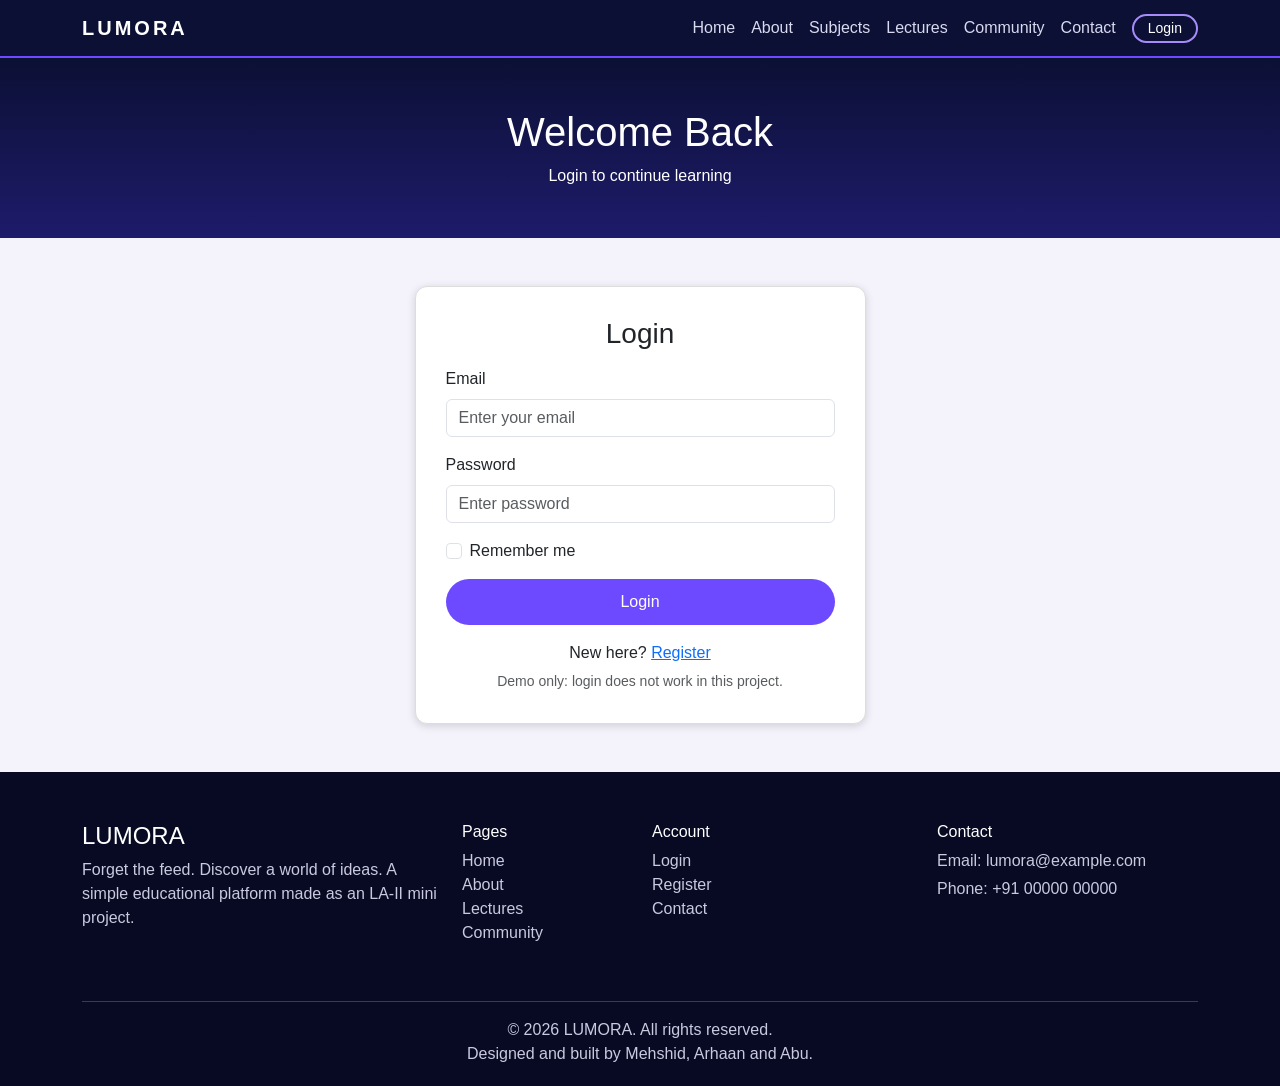
<file: LUMORA-MultiPage/login.html>
<!DOCTYPE html>
<html lang="en">
<head>
  <meta charset="UTF-8">
  <meta name="viewport" content="width=device-width, initial-scale=1.0">
  <title>Login - LUMORA</title>
  <!-- Bootstrap 5 CSS (CDN) and our own CSS -->
  <link href="https://cdn.jsdelivr.net/npm/bootstrap@5.3.3/dist/css/bootstrap.min.css" rel="stylesheet">
  <link rel="stylesheet" href="css/style.css">
</head>
<body>

<!-- ===== NAVBAR (same on every page) ===== -->
<!-- navbar-expand keeps links visible without JavaScript; flex-wrap wraps them on mobile -->
<nav class="navbar navbar-expand sticky-top">
  <div class="container flex-wrap">
    <a class="navbar-brand" href="index.html">LUMORA</a>
    <ul class="navbar-nav flex-row flex-wrap align-items-center">
      <li class="nav-item"><a class="nav-link px-2" href="index.html">Home</a></li>
      <li class="nav-item"><a class="nav-link px-2" href="about.html">About</a></li>
      <li class="nav-item"><a class="nav-link px-2" href="subjects.html">Subjects</a></li>
      <li class="nav-item"><a class="nav-link px-2" href="lectures.html">Lectures</a></li>
      <li class="nav-item"><a class="nav-link px-2" href="community.html">Community</a></li>
      <li class="nav-item"><a class="nav-link px-2" href="contact.html">Contact</a></li>
      <li class="nav-item ms-2"><a class="btn-nav btn btn-sm" href="login.html">Login</a></li>
    </ul>
  </div>
</nav>

<!-- ===== PAGE TITLE ===== -->
<section class="page-header">
  <div class="container"><h1>Welcome Back</h1><p class="mb-0">Login to continue learning</p></div>
</section>

<section class="light-section py-5">
  <div class="container">
    <div class="row justify-content-center"><div class="col-md-6 col-lg-5">
      <div class="form-box">
        <h3 class="text-center mb-3">Login</h3>
        <!-- No JavaScript or database, so this form only checks the input (required, email type, minlength) -->
        <form action="#" method="post">
          <div class="mb-3">
            <label for="email" class="form-label">Email</label>
            <input type="email" class="form-control" id="email" placeholder="Enter your email" required>
          </div>
          <div class="mb-3">
            <label for="password" class="form-label">Password</label>
            <input type="password" class="form-control" id="password" placeholder="Enter password" minlength="6" required>
          </div>
          <div class="form-check mb-3">
            <input type="checkbox" class="form-check-input" id="remember">
            <label class="form-check-label" for="remember">Remember me</label>
          </div>
          <button type="submit" class="btn btn-purple w-100">Login</button>
        </form>
        <p class="text-center mt-3 mb-1">New here? <a href="register.html">Register</a></p>
        <p class="text-center text-muted mb-0"><small>Demo only: login does not work in this project.</small></p>
      </div>
    </div></div>
  </div>
</section>

<!-- ===== FOOTER (same on every page) ===== -->
<footer>
  <div class="container">
    <div class="row">
      <div class="col-md-4 mb-4">
        <h4 class="text-white">LUMORA</h4>
        <p>Forget the feed. Discover a world of ideas. A simple educational platform made as an LA-II mini project.</p>
      </div>
      <div class="col-6 col-md-2 mb-4">
        <h6 class="text-white">Pages</h6>
        <ul>
          <li><a href="index.html">Home</a></li>
          <li><a href="about.html">About</a></li>
          <li><a href="lectures.html">Lectures</a></li>
          <li><a href="community.html">Community</a></li>
        </ul>
      </div>
      <div class="col-6 col-md-3 mb-4">
        <h6 class="text-white">Account</h6>
        <ul>
          <li><a href="login.html">Login</a></li>
          <li><a href="register.html">Register</a></li>
          <li><a href="contact.html">Contact</a></li>
        </ul>
      </div>
      <div class="col-md-3 mb-4">
        <h6 class="text-white">Contact</h6>
        <p class="mb-1">Email: lumora@example.com</p>
        <p>Phone: +91 00000 00000</p>
      </div>
    </div>
    <hr>
    <p class="text-center mb-0">&copy; 2026 LUMORA. All rights reserved.</p>
    <p class="text-center mb-0">Designed and built by Mehshid, Arhaan and Abu.</p>
  </div>
</footer>

</body>
</html>
</file>
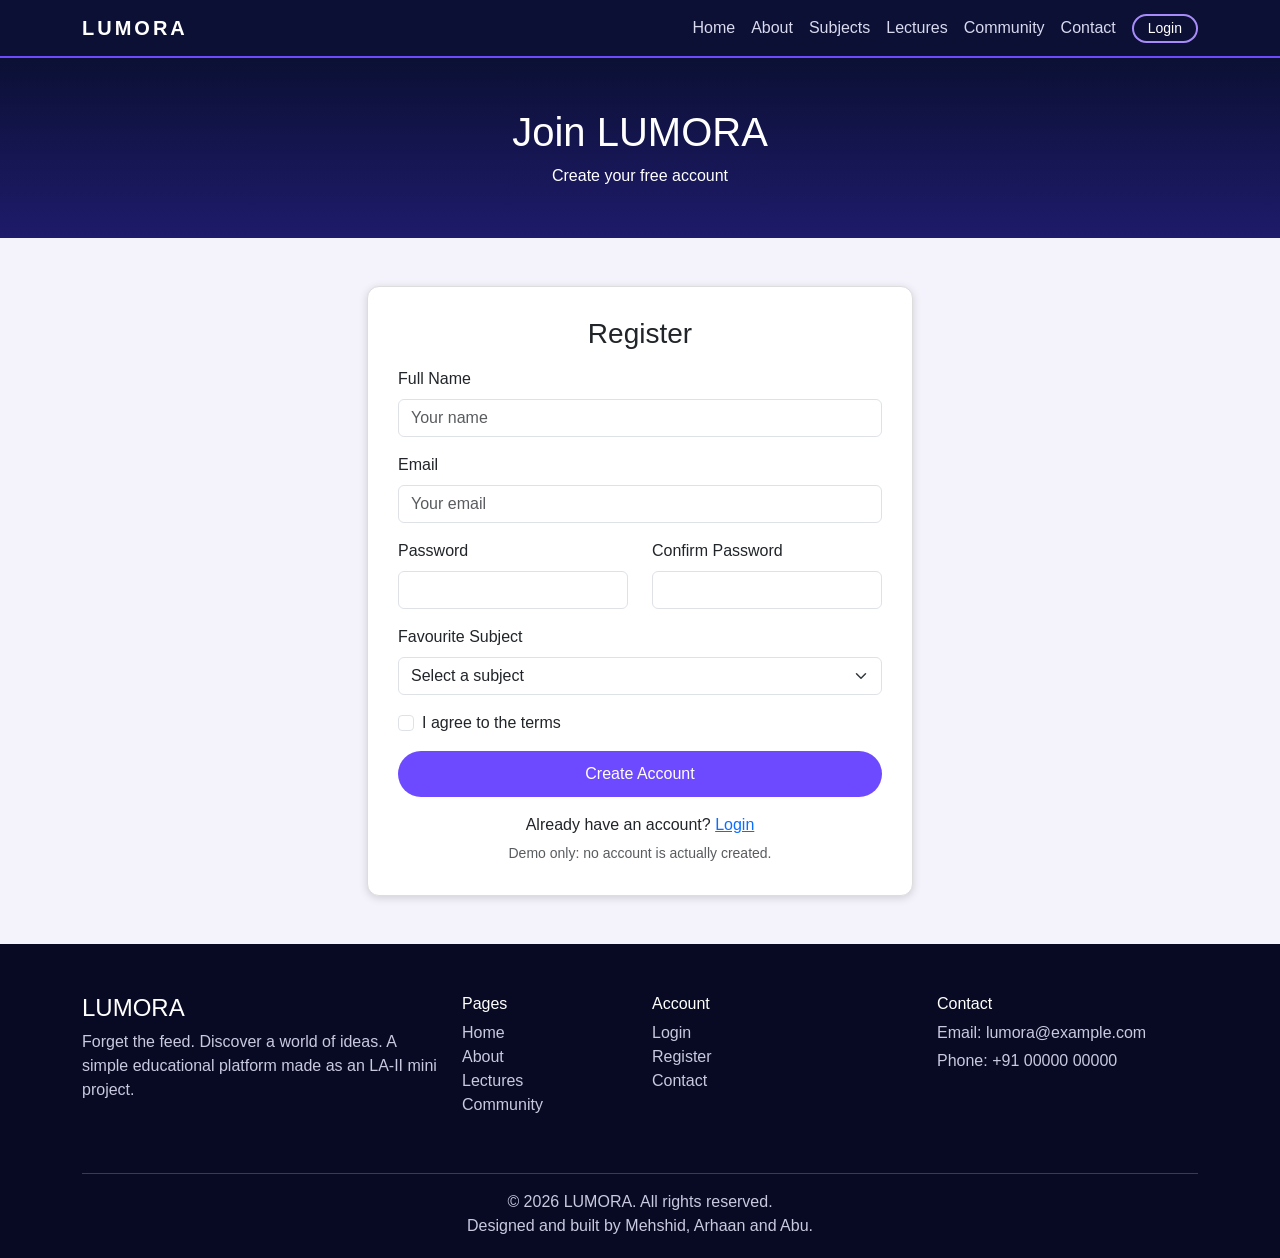
<file: LUMORA-MultiPage/register.html>
<!DOCTYPE html>
<html lang="en">
<head>
  <meta charset="UTF-8">
  <meta name="viewport" content="width=device-width, initial-scale=1.0">
  <title>Register - LUMORA</title>
  <!-- Bootstrap 5 CSS (CDN) and our own CSS -->
  <link href="https://cdn.jsdelivr.net/npm/bootstrap@5.3.3/dist/css/bootstrap.min.css" rel="stylesheet">
  <link rel="stylesheet" href="css/style.css">
</head>
<body>

<!-- ===== NAVBAR (same on every page) ===== -->
<!-- navbar-expand keeps links visible without JavaScript; flex-wrap wraps them on mobile -->
<nav class="navbar navbar-expand sticky-top">
  <div class="container flex-wrap">
    <a class="navbar-brand" href="index.html">LUMORA</a>
    <ul class="navbar-nav flex-row flex-wrap align-items-center">
      <li class="nav-item"><a class="nav-link px-2" href="index.html">Home</a></li>
      <li class="nav-item"><a class="nav-link px-2" href="about.html">About</a></li>
      <li class="nav-item"><a class="nav-link px-2" href="subjects.html">Subjects</a></li>
      <li class="nav-item"><a class="nav-link px-2" href="lectures.html">Lectures</a></li>
      <li class="nav-item"><a class="nav-link px-2" href="community.html">Community</a></li>
      <li class="nav-item"><a class="nav-link px-2" href="contact.html">Contact</a></li>
      <li class="nav-item ms-2"><a class="btn-nav btn btn-sm" href="login.html">Login</a></li>
    </ul>
  </div>
</nav>

<!-- ===== PAGE TITLE ===== -->
<section class="page-header">
  <div class="container"><h1>Join LUMORA</h1><p class="mb-0">Create your free account</p></div>
</section>

<section class="light-section py-5">
  <div class="container">
    <div class="row justify-content-center"><div class="col-md-8 col-lg-6">
      <div class="form-box">
        <h3 class="text-center mb-3">Register</h3>
        <form action="#" method="post">
          <div class="mb-3">
            <label for="name" class="form-label">Full Name</label>
            <input type="text" class="form-control" id="name" placeholder="Your name" minlength="3" required>
          </div>
          <div class="mb-3">
            <label for="remail" class="form-label">Email</label>
            <input type="email" class="form-control" id="remail" placeholder="Your email" required>
          </div>
          <div class="row">
            <div class="col-md-6 mb-3">
              <label for="rpass" class="form-label">Password</label>
              <input type="password" class="form-control" id="rpass" minlength="6" required>
            </div>
            <div class="col-md-6 mb-3">
              <label for="cpass" class="form-label">Confirm Password</label>
              <input type="password" class="form-control" id="cpass" minlength="6" required>
            </div>
          </div>
          <div class="mb-3">
            <label for="interest" class="form-label">Favourite Subject</label>
            <select class="form-select" id="interest" required>
              <option value="">Select a subject</option>
              <option>Physics</option><option>Chemistry</option><option>Biology</option>
              <option>Computing</option><option>Economics</option><option>Other</option>
            </select>
          </div>
          <div class="form-check mb-3">
            <input type="checkbox" class="form-check-input" id="terms" required>
            <label class="form-check-label" for="terms">I agree to the terms</label>
          </div>
          <button type="submit" class="btn btn-purple w-100">Create Account</button>
        </form>
        <p class="text-center mt-3 mb-1">Already have an account? <a href="login.html">Login</a></p>
        <p class="text-center text-muted mb-0"><small>Demo only: no account is actually created.</small></p>
      </div>
    </div></div>
  </div>
</section>

<!-- ===== FOOTER (same on every page) ===== -->
<footer>
  <div class="container">
    <div class="row">
      <div class="col-md-4 mb-4">
        <h4 class="text-white">LUMORA</h4>
        <p>Forget the feed. Discover a world of ideas. A simple educational platform made as an LA-II mini project.</p>
      </div>
      <div class="col-6 col-md-2 mb-4">
        <h6 class="text-white">Pages</h6>
        <ul>
          <li><a href="index.html">Home</a></li>
          <li><a href="about.html">About</a></li>
          <li><a href="lectures.html">Lectures</a></li>
          <li><a href="community.html">Community</a></li>
        </ul>
      </div>
      <div class="col-6 col-md-3 mb-4">
        <h6 class="text-white">Account</h6>
        <ul>
          <li><a href="login.html">Login</a></li>
          <li><a href="register.html">Register</a></li>
          <li><a href="contact.html">Contact</a></li>
        </ul>
      </div>
      <div class="col-md-3 mb-4">
        <h6 class="text-white">Contact</h6>
        <p class="mb-1">Email: lumora@example.com</p>
        <p>Phone: +91 00000 00000</p>
      </div>
    </div>
    <hr>
    <p class="text-center mb-0">&copy; 2026 LUMORA. All rights reserved.</p>
    <p class="text-center mb-0">Designed and built by Mehshid, Arhaan and Abu.</p>
  </div>
</footer>

</body>
</html>
</file>
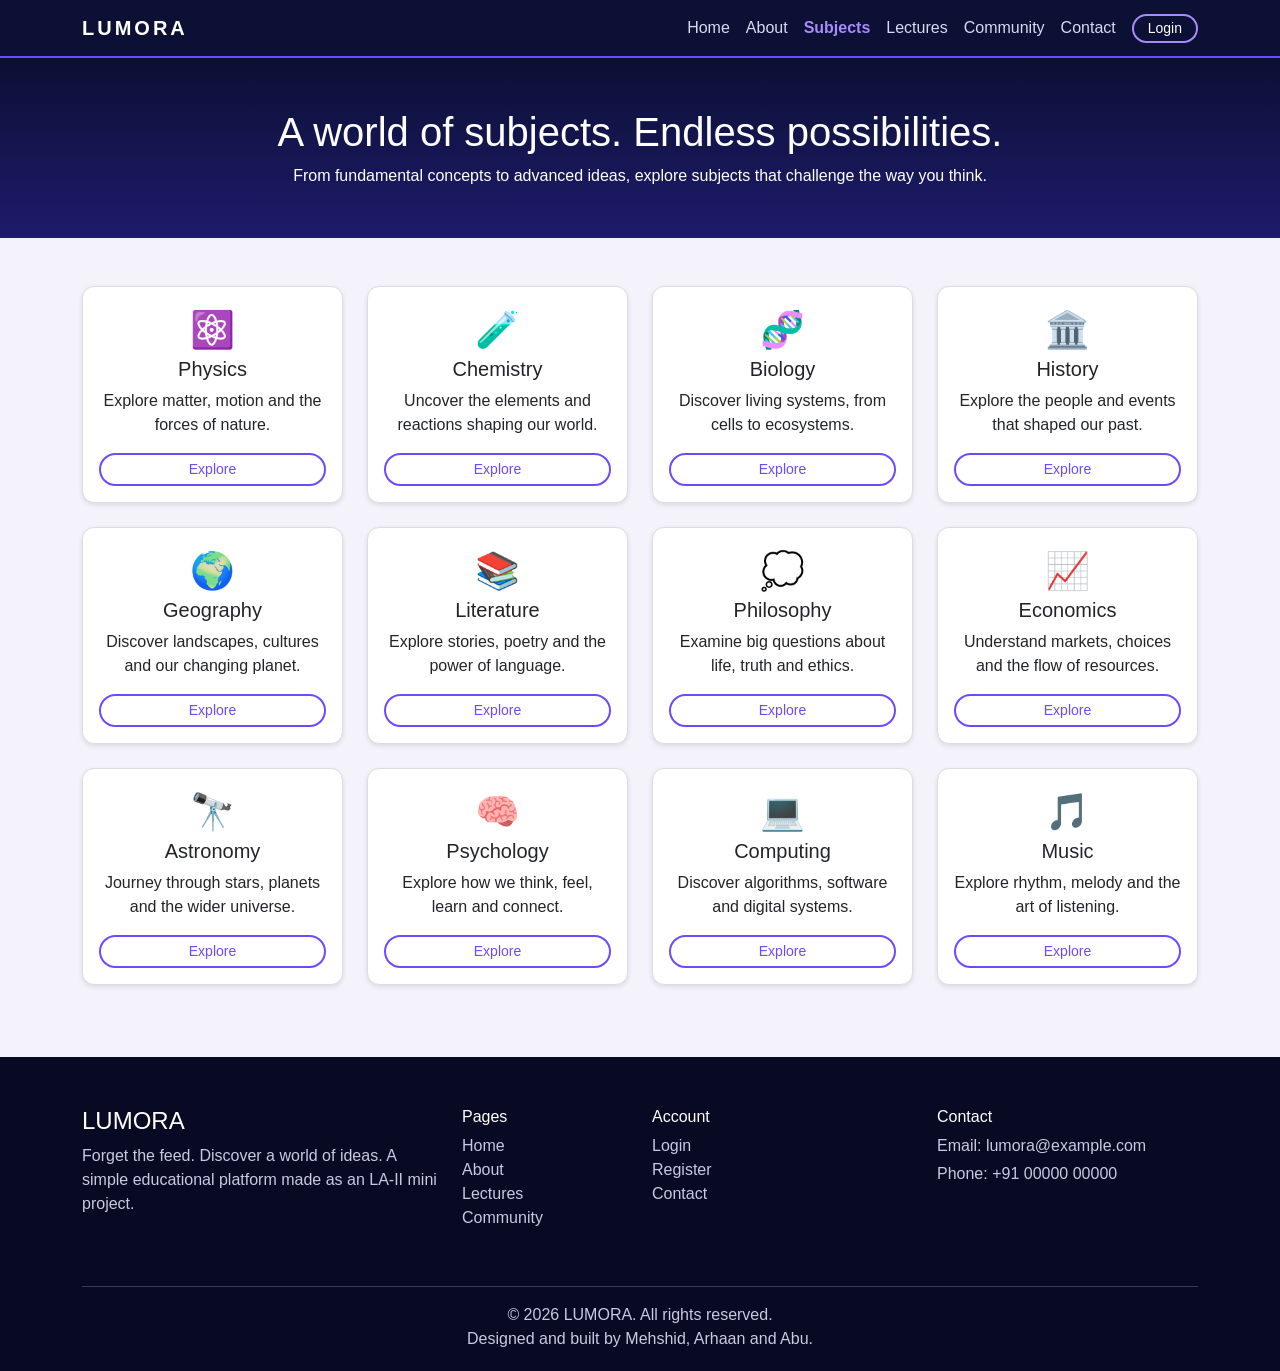
<file: LUMORA-MultiPage/subjects.html>
<!DOCTYPE html>
<html lang="en">
<head>
  <meta charset="UTF-8">
  <meta name="viewport" content="width=device-width, initial-scale=1.0">
  <title>Subjects - LUMORA</title>
  <!-- Bootstrap 5 CSS (CDN) and our own CSS -->
  <link href="https://cdn.jsdelivr.net/npm/bootstrap@5.3.3/dist/css/bootstrap.min.css" rel="stylesheet">
  <link rel="stylesheet" href="css/style.css">
</head>
<body>

<!-- ===== NAVBAR (same on every page) ===== -->
<!-- navbar-expand keeps links visible without JavaScript; flex-wrap wraps them on mobile -->
<nav class="navbar navbar-expand sticky-top">
  <div class="container flex-wrap">
    <a class="navbar-brand" href="index.html">LUMORA</a>
    <ul class="navbar-nav flex-row flex-wrap align-items-center">
      <li class="nav-item"><a class="nav-link px-2" href="index.html">Home</a></li>
      <li class="nav-item"><a class="nav-link px-2" href="about.html">About</a></li>
      <li class="nav-item"><a class="nav-link px-2 active" href="subjects.html">Subjects</a></li>
      <li class="nav-item"><a class="nav-link px-2" href="lectures.html">Lectures</a></li>
      <li class="nav-item"><a class="nav-link px-2" href="community.html">Community</a></li>
      <li class="nav-item"><a class="nav-link px-2" href="contact.html">Contact</a></li>
      <li class="nav-item ms-2"><a class="btn-nav btn btn-sm" href="login.html">Login</a></li>
    </ul>
  </div>
</nav>

<!-- ===== PAGE TITLE ===== -->
<section class="page-header">
  <div class="container"><h1>A world of subjects. Endless possibilities.</h1><p class="mb-0">From fundamental concepts to advanced ideas, explore subjects that challenge the way you think.</p></div>
</section>

<section class="light-section py-5">
  <div class="container">
    <div class="row">
      <div class="col-6 col-md-4 col-lg-3 mb-4"><div class="card h-100 text-center p-3">
        <div class="icon">⚛️</div><h5>Physics</h5>
        <p>Explore matter, motion and the forces of nature.</p>
        <a href="lectures.html" class="btn btn-outline-purple btn-sm mt-auto">Explore</a></div></div>
      <div class="col-6 col-md-4 col-lg-3 mb-4"><div class="card h-100 text-center p-3">
        <div class="icon">🧪</div><h5>Chemistry</h5>
        <p>Uncover the elements and reactions shaping our world.</p>
        <a href="lectures.html" class="btn btn-outline-purple btn-sm mt-auto">Explore</a></div></div>
      <div class="col-6 col-md-4 col-lg-3 mb-4"><div class="card h-100 text-center p-3">
        <div class="icon">🧬</div><h5>Biology</h5>
        <p>Discover living systems, from cells to ecosystems.</p>
        <a href="lectures.html" class="btn btn-outline-purple btn-sm mt-auto">Explore</a></div></div>
      <div class="col-6 col-md-4 col-lg-3 mb-4"><div class="card h-100 text-center p-3">
        <div class="icon">🏛️</div><h5>History</h5>
        <p>Explore the people and events that shaped our past.</p>
        <a href="lectures.html" class="btn btn-outline-purple btn-sm mt-auto">Explore</a></div></div>
      <div class="col-6 col-md-4 col-lg-3 mb-4"><div class="card h-100 text-center p-3">
        <div class="icon">🌍</div><h5>Geography</h5>
        <p>Discover landscapes, cultures and our changing planet.</p>
        <a href="lectures.html" class="btn btn-outline-purple btn-sm mt-auto">Explore</a></div></div>
      <div class="col-6 col-md-4 col-lg-3 mb-4"><div class="card h-100 text-center p-3">
        <div class="icon">📚</div><h5>Literature</h5>
        <p>Explore stories, poetry and the power of language.</p>
        <a href="lectures.html" class="btn btn-outline-purple btn-sm mt-auto">Explore</a></div></div>
      <div class="col-6 col-md-4 col-lg-3 mb-4"><div class="card h-100 text-center p-3">
        <div class="icon">💭</div><h5>Philosophy</h5>
        <p>Examine big questions about life, truth and ethics.</p>
        <a href="lectures.html" class="btn btn-outline-purple btn-sm mt-auto">Explore</a></div></div>
      <div class="col-6 col-md-4 col-lg-3 mb-4"><div class="card h-100 text-center p-3">
        <div class="icon">📈</div><h5>Economics</h5>
        <p>Understand markets, choices and the flow of resources.</p>
        <a href="lectures.html" class="btn btn-outline-purple btn-sm mt-auto">Explore</a></div></div>
      <div class="col-6 col-md-4 col-lg-3 mb-4"><div class="card h-100 text-center p-3">
        <div class="icon">🔭</div><h5>Astronomy</h5>
        <p>Journey through stars, planets and the wider universe.</p>
        <a href="lectures.html" class="btn btn-outline-purple btn-sm mt-auto">Explore</a></div></div>
      <div class="col-6 col-md-4 col-lg-3 mb-4"><div class="card h-100 text-center p-3">
        <div class="icon">🧠</div><h5>Psychology</h5>
        <p>Explore how we think, feel, learn and connect.</p>
        <a href="lectures.html" class="btn btn-outline-purple btn-sm mt-auto">Explore</a></div></div>
      <div class="col-6 col-md-4 col-lg-3 mb-4"><div class="card h-100 text-center p-3">
        <div class="icon">💻</div><h5>Computing</h5>
        <p>Discover algorithms, software and digital systems.</p>
        <a href="lectures.html" class="btn btn-outline-purple btn-sm mt-auto">Explore</a></div></div>
      <div class="col-6 col-md-4 col-lg-3 mb-4"><div class="card h-100 text-center p-3">
        <div class="icon">🎵</div><h5>Music</h5>
        <p>Explore rhythm, melody and the art of listening.</p>
        <a href="lectures.html" class="btn btn-outline-purple btn-sm mt-auto">Explore</a></div></div>
    </div>
  </div>
</section>

<!-- ===== FOOTER (same on every page) ===== -->
<footer>
  <div class="container">
    <div class="row">
      <div class="col-md-4 mb-4">
        <h4 class="text-white">LUMORA</h4>
        <p>Forget the feed. Discover a world of ideas. A simple educational platform made as an LA-II mini project.</p>
      </div>
      <div class="col-6 col-md-2 mb-4">
        <h6 class="text-white">Pages</h6>
        <ul>
          <li><a href="index.html">Home</a></li>
          <li><a href="about.html">About</a></li>
          <li><a href="lectures.html">Lectures</a></li>
          <li><a href="community.html">Community</a></li>
        </ul>
      </div>
      <div class="col-6 col-md-3 mb-4">
        <h6 class="text-white">Account</h6>
        <ul>
          <li><a href="login.html">Login</a></li>
          <li><a href="register.html">Register</a></li>
          <li><a href="contact.html">Contact</a></li>
        </ul>
      </div>
      <div class="col-md-3 mb-4">
        <h6 class="text-white">Contact</h6>
        <p class="mb-1">Email: lumora@example.com</p>
        <p>Phone: +91 00000 00000</p>
      </div>
    </div>
    <hr>
    <p class="text-center mb-0">&copy; 2026 LUMORA. All rights reserved.</p>
    <p class="text-center mb-0">Designed and built by Mehshid, Arhaan and Abu.</p>
  </div>
</footer>

</body>
</html>
</file>
<file: LUMORA-MultiPage/css/style.css>
/* ===== LUMORA - style.css ===== */

/* Smooth scrolling when clicking navbar links */
html {
  scroll-behavior: smooth;
}

body {
  font-family: Arial, Helvetica, sans-serif;
  color: #212529;
}

/* Offset so headings are not hidden under the sticky navbar */
section,
footer {
  scroll-margin-top: 70px;
}

/* ---------- Colours ---------- */
.bg-navy {
  background-color: #0b1034;
}

.bg-navy-light {
  background-color: #141a4a;
}

.text-purple {
  color: #a78bfa;
}

.light-section {
  background-color: #f4f2fb;
}

/* ---------- Navbar ---------- */
.navbar {
  background-color: #0b1034;
  border-bottom: 2px solid #6d4aff;
}

.navbar-brand {
  font-weight: bold;
  letter-spacing: 3px;
  color: white;
}

.navbar .nav-link {
  color: #d9d9ef;
}

.navbar .nav-link:hover {
  color: #a78bfa;
}

/* ---------- Hero ---------- */
.hero {
  /* background: linear-gradient(#0b1034, #1e1b6b); */
  background-image: url('../images/gradients.sh.png');
  color: white;
  padding: 80px 0;
}

.hero h1 {
  font-size: 48px;
  font-weight: bold;
}

.hero-image-column {
  display: flex;
  align-items: center;
  animation-name: float;
  animation-duration: 5s;
  animation-iteration-count: infinite;
  animation-timing-function: ease-in-out;
  animation-direction: alternate;
}
@keyframes float {
  from {
    transform: translateY(10);
  }
  to {
    transform: translateY(-10px);
  }
}
.hero-dashboard {
  width: 100%;
  max-width: none;
  height: auto;
  object-fit: contain;
  border-radius: 12px;
  /* border: 2px solid #6d4aff; */
}

@media (min-width: 992px) {
  .hero-dashboard {
    width: 112%;
    margin-left: -6%;
  }
}

/* ---------- Buttons ---------- */
.btn-purple {
  background-color: #6d4aff;
  color: white;
  border-radius: 30px;
  padding: 10px 28px;
}

.btn-purple:hover {
  background-color: #ffffff;
  color: #6d4aff;
  border: 2px solid #6d4aff;
}

.btn-outline-purple {
  border: 2px solid #6d4aff;
  color: #6d4aff;
  border-radius: 30px;
}

.btn-outline-purple:hover {
  background-color: #6d4aff;
  color: white;
}

/* ---------- Cards ---------- */
.card {
  border: 1px solid #ddd;
  border-radius: 12px;
  box-shadow: 0 2px 5px rgba(0, 0, 0, 0.1);
  transition: all 0.3s ease;
}

.card:hover {
  transform: translateY(-5px);
  box-shadow: 0 6px 14px rgba(109, 74, 255, 0.3);
}

.icon {
  font-size: 36px;
}

/* Dark cards (problem + community sections) */
.dark-card {
  background-color: #141a4a;
  color: white;
  border: 1px solid #3a3f8f;
}

/* Solution features */
.feature-box {
  border-left: 4px solid #6d4aff;
  background-color: #141a4a;
  padding: 15px;
  border-radius: 6px;
}

/* Lecture cards */
.lecture-img {
  height: 160px;
  object-fit: cover;
  border-radius: 12px 12px 0 0;
}

/* ---------- Final CTA ---------- */
.cta {
  background-color: #0b1034;
  color: white;
  padding: 70px 0;
}

/* ---------- Footer ---------- */
footer {
  background-color: #070a22;
  color: #c9c9e0;
  padding: 50px 0 20px 0;
}

footer a {
  color: #c9c9e0;
  text-decoration: none;
}

footer a:hover {
  color: #a78bfa;
}

footer ul {
  list-style: none;
  padding-left: 0;
}

/* ===== Extra styles for multi-page version ===== */

/* Page title bar at the top of inner pages */
.page-header {
  background: linear-gradient(#0b1034, #1e1b6b);
  color: white;
  padding: 50px 0;
  text-align: center;
}

/* White box that holds login / register / contact forms */
.form-box {
  background-color: white;
  border: 1px solid #ddd;
  border-radius: 12px;
  padding: 30px;
  box-shadow: 0 2px 8px rgba(0, 0, 0, 0.15);
}

/* Login / Register button in the navbar */
.btn-nav {
  border: 2px solid #a78bfa;
  color: white;
  border-radius: 30px;
  padding: 2px 14px;
}

.btn-nav:hover {
  background-color: #6d4aff;
  color: white;
}

/* Active page link in the navbar */
.navbar .nav-link.active {
  color: #a78bfa;
  font-weight: bold;
}

/* FAQ boxes (details tag works without JavaScript) */
details {
  background-color: white;
  border: 1px solid #ddd;
  border-radius: 8px;
  padding: 10px 15px;
  margin-bottom: 10px;
}

summary {
  font-weight: bold;
  cursor: pointer;
}
</file>
